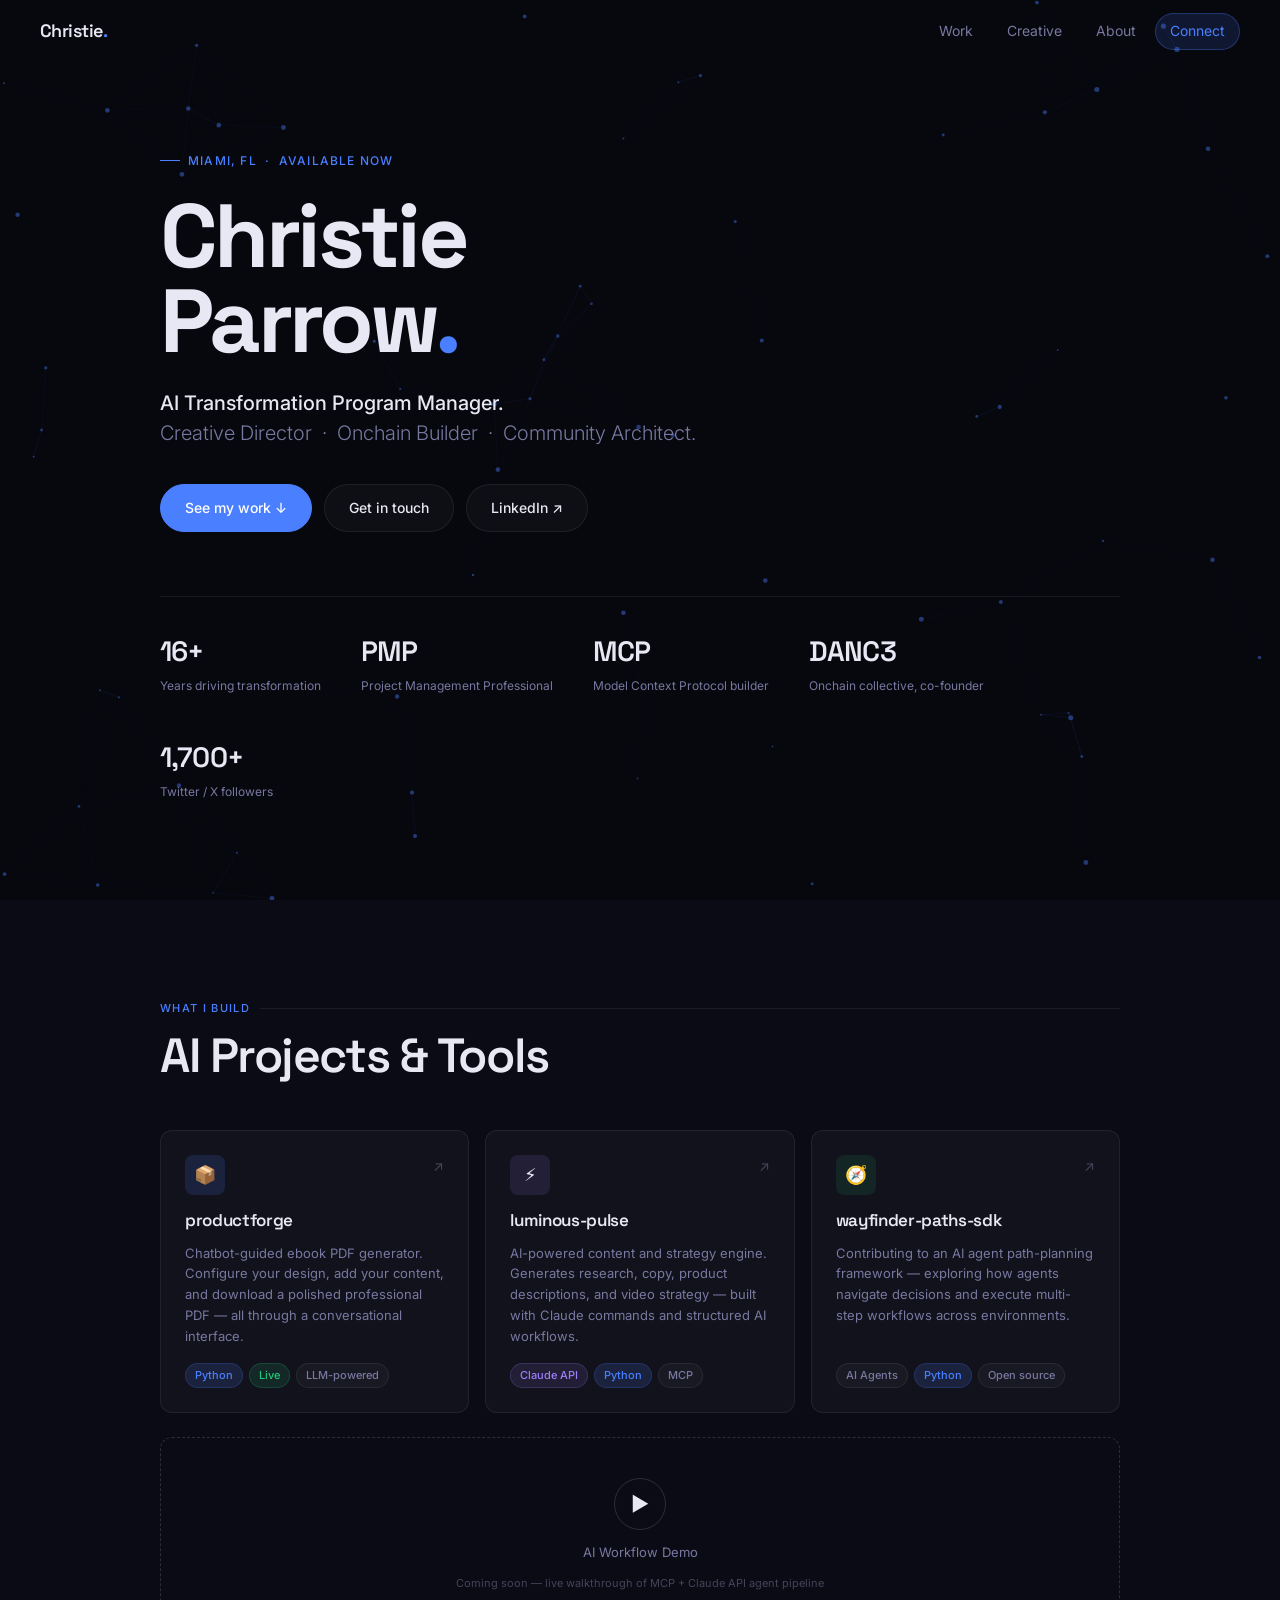
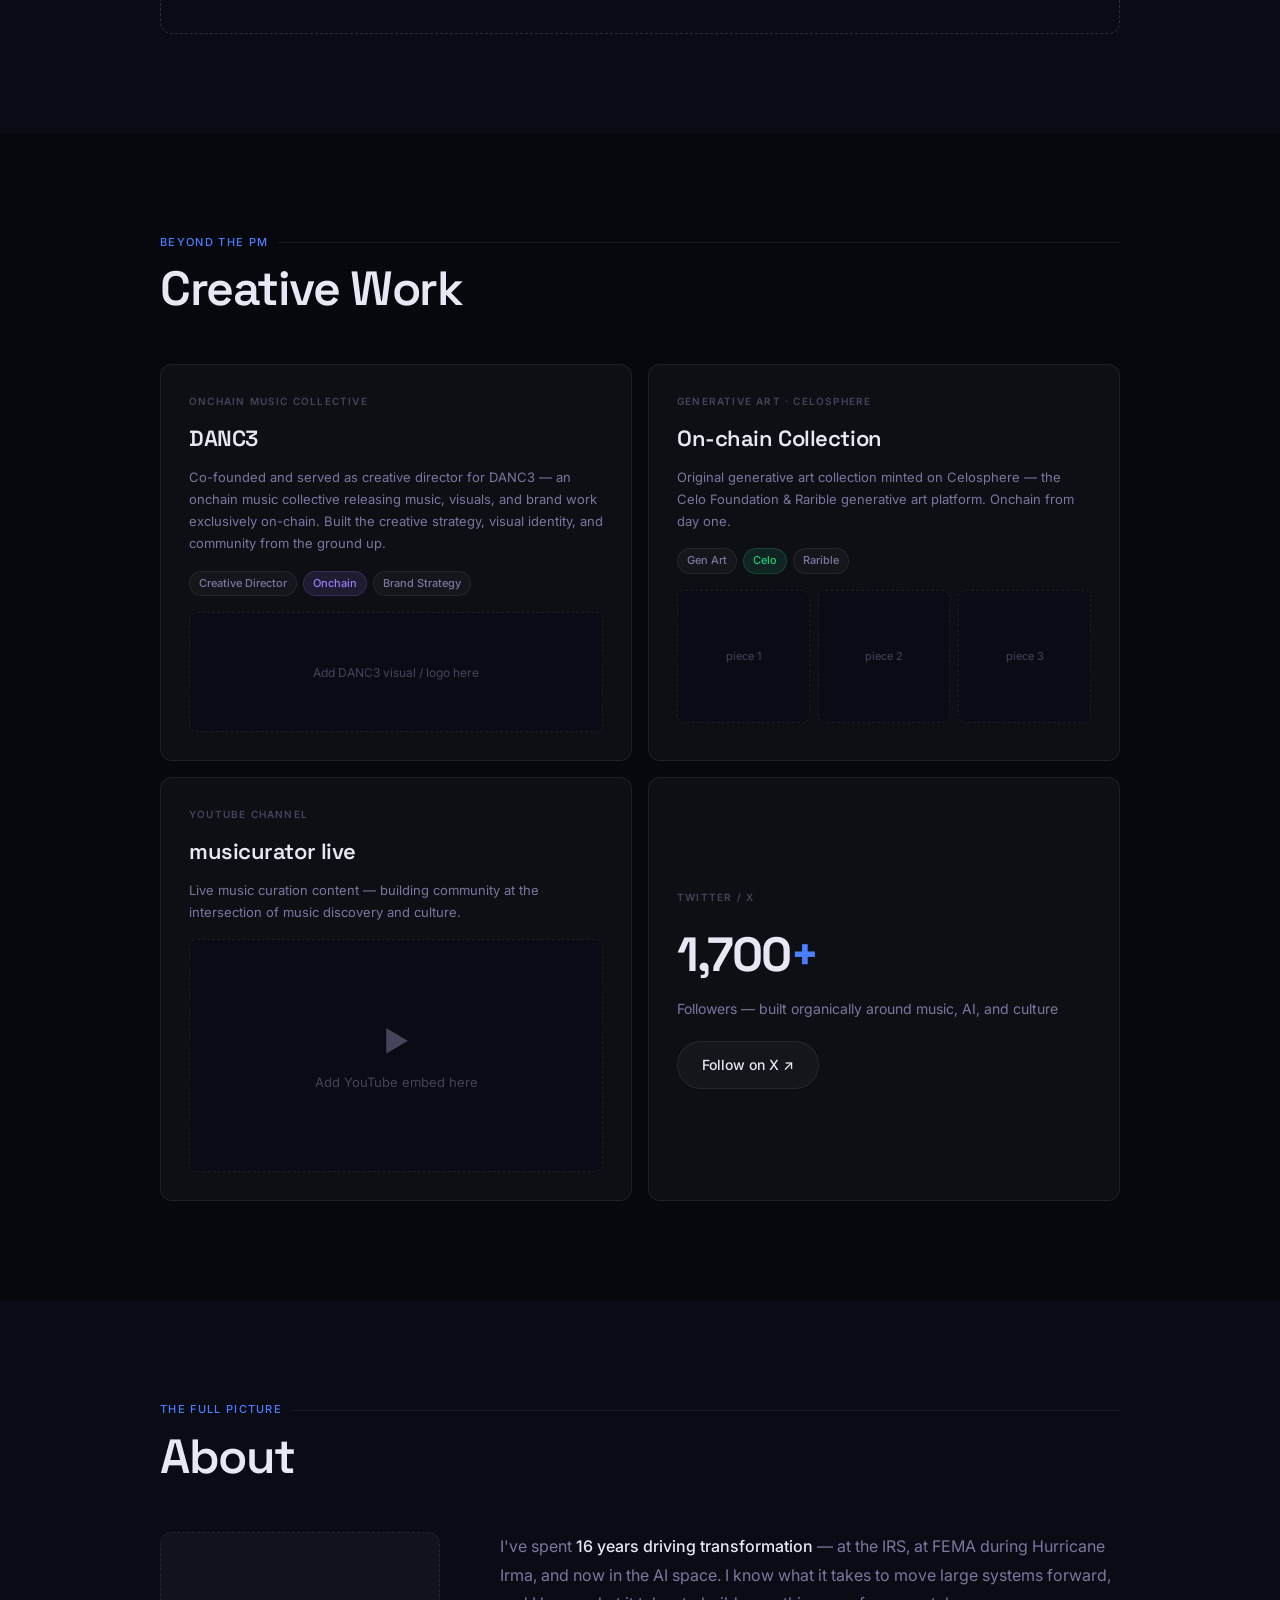
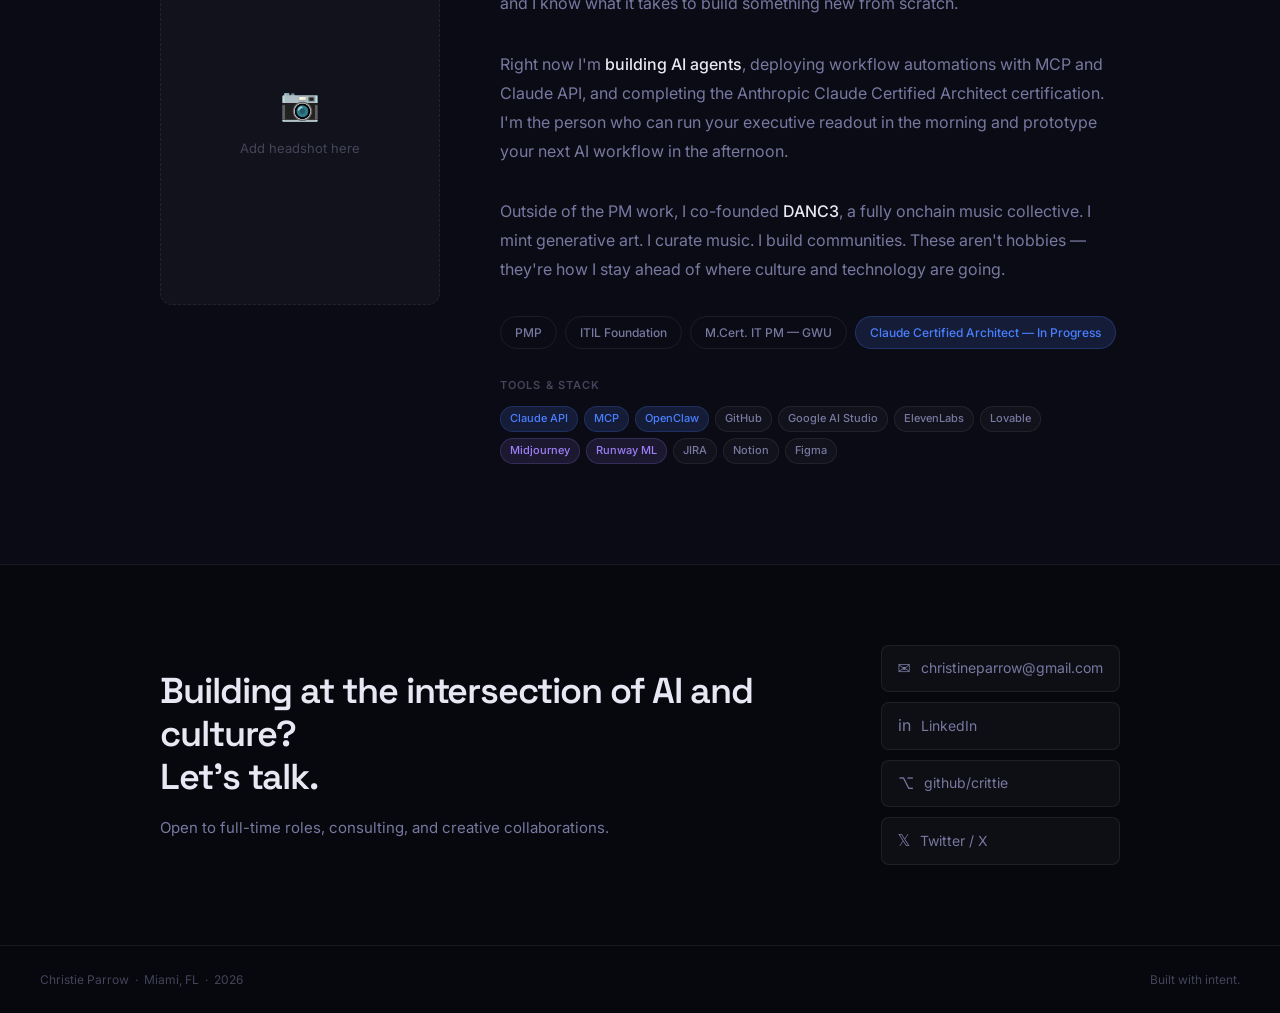
<file: uploads/index.html>
<!DOCTYPE html>
<html lang="en">
<head>
  <meta charset="UTF-8">
  <meta name="viewport" content="width=device-width, initial-scale=1.0">
  <title>Christie Parrow — AI Transformation PM & Creative Director</title>
  <meta name="description" content="AI Transformation Program Manager, Creative Director, and Onchain Builder based in Miami, FL.">
  <link rel="preconnect" href="https://fonts.googleapis.com">
  <link rel="preconnect" href="https://fonts.gstatic.com" crossorigin>
  <link href="https://fonts.googleapis.com/css2?family=Space+Grotesk:wght@300;400;500;600;700&family=Inter:ital,wght@0,300;0,400;0,500;1,300&display=swap" rel="stylesheet">
  <style>
    *, *::before, *::after { box-sizing: border-box; margin: 0; padding: 0; }

    :root {
      --bg: #07070e;
      --bg-section: #0b0b15;
      --bg-card: rgba(255,255,255,0.03);
      --bg-card-hover: rgba(255,255,255,0.055);
      --border: rgba(255,255,255,0.07);
      --border-hover: rgba(255,255,255,0.14);
      --text: #e8e8f4;
      --text-muted: #7878a0;
      --text-faint: #44445a;
      --accent: #4a7fff;
      --accent-dim: rgba(74,127,255,0.15);
      --accent-2: #9d7ef7;
      --accent-2-dim: rgba(157,126,247,0.12);
      --green: #22c97a;
      --green-dim: rgba(34,201,122,0.12);
      --font-display: 'Space Grotesk', system-ui, sans-serif;
      --font-body: 'Inter', system-ui, sans-serif;
      --nav-h: 64px;
      --radius: 12px;
      --radius-sm: 8px;
    }

    html { scroll-behavior: smooth; }

    body {
      background: var(--bg);
      color: var(--text);
      font-family: var(--font-body);
      font-size: 16px;
      line-height: 1.6;
      -webkit-font-smoothing: antialiased;
    }

    a { color: inherit; text-decoration: none; }

    /* ── NAV ── */
    nav {
      position: fixed;
      top: 0; left: 0; right: 0;
      height: var(--nav-h);
      z-index: 100;
      display: flex;
      align-items: center;
      justify-content: space-between;
      padding: 0 40px;
      border-bottom: 1px solid transparent;
      transition: background 0.3s, border-color 0.3s;
    }
    nav.scrolled {
      background: rgba(7,7,14,0.85);
      backdrop-filter: blur(16px);
      -webkit-backdrop-filter: blur(16px);
      border-color: var(--border);
    }
    .nav-logo {
      font-family: var(--font-display);
      font-weight: 600;
      font-size: 18px;
      letter-spacing: -0.03em;
      color: var(--text);
    }
    .nav-logo span { color: var(--accent); }
    .nav-links { display: flex; align-items: center; gap: 4px; }
    .nav-links a {
      font-size: 14px;
      font-weight: 400;
      color: var(--text-muted);
      padding: 6px 14px;
      border-radius: 100px;
      border: 1px solid transparent;
      transition: color 0.2s, border-color 0.2s, background 0.2s;
    }
    .nav-links a:hover { color: var(--text); border-color: var(--border); }
    .nav-links a.cta {
      color: var(--accent);
      border-color: rgba(74,127,255,0.3);
      background: var(--accent-dim);
    }
    .nav-links a.cta:hover { background: rgba(74,127,255,0.22); }

    /* ── HERO ── */
    #hero {
      position: relative;
      min-height: 100vh;
      display: flex;
      flex-direction: column;
      justify-content: center;
      padding: calc(var(--nav-h) + 60px) 40px 80px;
      overflow: hidden;
    }
    #particle-canvas {
      position: absolute;
      inset: 0;
      z-index: 0;
      opacity: 0.6;
    }
    .hero-content { position: relative; z-index: 1; max-width: 960px; margin: 0 auto; width: 100%; }
    .hero-eyebrow {
      display: inline-flex;
      align-items: center;
      gap: 8px;
      font-size: 12px;
      font-weight: 500;
      letter-spacing: 0.1em;
      text-transform: uppercase;
      color: var(--accent);
      margin-bottom: 24px;
    }
    .hero-eyebrow::before {
      content: '';
      width: 20px; height: 1px;
      background: var(--accent);
    }
    .hero-name {
      font-family: var(--font-display);
      font-size: clamp(52px, 7vw, 96px);
      font-weight: 700;
      letter-spacing: -0.04em;
      line-height: 0.95;
      margin-bottom: 24px;
      color: var(--text);
    }
    .hero-name .accent { color: var(--accent); }
    .hero-taglines { margin-bottom: 36px; }
    .hero-taglines p {
      font-size: clamp(16px, 2vw, 20px);
      font-weight: 300;
      color: var(--text-muted);
      line-height: 1.5;
    }
    .hero-taglines p strong { color: var(--text); font-weight: 500; }
    .hero-actions { display: flex; align-items: center; gap: 12px; margin-bottom: 64px; flex-wrap: wrap; }
    .btn {
      display: inline-flex;
      align-items: center;
      gap: 8px;
      padding: 12px 24px;
      border-radius: 100px;
      font-size: 14px;
      font-weight: 500;
      border: 1px solid var(--border);
      background: var(--bg-card);
      color: var(--text);
      cursor: pointer;
      transition: all 0.2s;
    }
    .btn:hover { border-color: var(--border-hover); background: var(--bg-card-hover); }
    .btn.primary { background: var(--accent); border-color: var(--accent); color: #fff; }
    .btn.primary:hover { background: #3d6ee8; border-color: #3d6ee8; }
    .hero-stats {
      display: flex;
      gap: 40px;
      flex-wrap: wrap;
      padding-top: 32px;
      border-top: 1px solid var(--border);
    }
    .stat-item {}
    .stat-num {
      font-family: var(--font-display);
      font-size: 28px;
      font-weight: 600;
      letter-spacing: -0.03em;
      color: var(--text);
    }
    .stat-label { font-size: 12px; color: var(--text-muted); margin-top: 2px; }

    /* ── SECTIONS ── */
    section { padding: 100px 40px; }
    .section-inner { max-width: 960px; margin: 0 auto; }
    .section-label {
      font-size: 11px;
      font-weight: 500;
      letter-spacing: 0.12em;
      text-transform: uppercase;
      color: var(--accent);
      margin-bottom: 12px;
      display: flex;
      align-items: center;
      gap: 10px;
    }
    .section-label::after { content: ''; flex: 1; height: 1px; background: var(--border); }
    .section-title {
      font-family: var(--font-display);
      font-size: clamp(32px, 4vw, 48px);
      font-weight: 600;
      letter-spacing: -0.03em;
      line-height: 1.1;
      margin-bottom: 48px;
      color: var(--text);
    }

    /* ── AI WORK ── */
    #work { background: var(--bg-section); }
    .projects-grid {
      display: grid;
      grid-template-columns: repeat(auto-fill, minmax(280px, 1fr));
      gap: 16px;
      margin-bottom: 24px;
    }
    .project-card {
      background: var(--bg-card);
      border: 1px solid var(--border);
      border-radius: var(--radius);
      padding: 24px;
      transition: border-color 0.2s, background 0.2s, transform 0.2s;
      display: flex;
      flex-direction: column;
    }
    .project-card:hover {
      border-color: var(--border-hover);
      background: var(--bg-card-hover);
      transform: translateY(-2px);
    }
    .project-card.placeholder-card { opacity: 0.5; border-style: dashed; }
    .project-top {
      display: flex;
      align-items: flex-start;
      justify-content: space-between;
      margin-bottom: 12px;
    }
    .project-icon {
      width: 40px; height: 40px;
      border-radius: var(--radius-sm);
      background: var(--accent-dim);
      display: flex;
      align-items: center;
      justify-content: center;
      font-size: 18px;
    }
    .project-link-icon {
      color: var(--text-faint);
      font-size: 14px;
      transition: color 0.2s;
    }
    .project-card:hover .project-link-icon { color: var(--text-muted); }
    .project-name {
      font-family: var(--font-display);
      font-size: 17px;
      font-weight: 600;
      letter-spacing: -0.02em;
      color: var(--text);
      margin-bottom: 8px;
    }
    .project-desc {
      font-size: 13px;
      color: var(--text-muted);
      line-height: 1.6;
      flex: 1;
      margin-bottom: 16px;
    }
    .tag-row { display: flex; flex-wrap: wrap; gap: 6px; }
    .tag {
      font-size: 11px;
      font-weight: 500;
      padding: 3px 9px;
      border-radius: 100px;
      background: var(--bg-card);
      border: 1px solid var(--border);
      color: var(--text-muted);
    }
    .tag.blue { background: var(--accent-dim); border-color: rgba(74,127,255,0.2); color: var(--accent); }
    .tag.green { background: var(--green-dim); border-color: rgba(34,201,122,0.2); color: var(--green); }
    .tag.purple { background: var(--accent-2-dim); border-color: rgba(157,126,247,0.2); color: var(--accent-2); }

    /* Demo video placeholder */
    .demo-placeholder {
      border: 1px dashed var(--border-hover);
      border-radius: var(--radius);
      padding: 40px 24px;
      display: flex;
      flex-direction: column;
      align-items: center;
      justify-content: center;
      gap: 12px;
      text-align: center;
      opacity: 0.6;
    }
    .demo-placeholder .play-icon {
      width: 52px; height: 52px;
      border-radius: 50%;
      border: 1px solid var(--border-hover);
      display: flex;
      align-items: center;
      justify-content: center;
      font-size: 20px;
    }
    .demo-placeholder p { font-size: 13px; color: var(--text-muted); }
    .demo-placeholder span { font-size: 11px; color: var(--text-faint); }

    /* ── CREATIVE ── */
    #creative { background: var(--bg); }
    .creative-grid {
      display: grid;
      grid-template-columns: 1fr 1fr;
      gap: 16px;
    }
    .creative-card {
      background: var(--bg-card);
      border: 1px solid var(--border);
      border-radius: var(--radius);
      padding: 28px;
      transition: border-color 0.2s;
    }
    .creative-card:hover { border-color: var(--border-hover); }
    .creative-card.full-width { grid-column: 1 / -1; }
    .creative-card-label {
      font-size: 10px;
      font-weight: 600;
      letter-spacing: 0.12em;
      text-transform: uppercase;
      color: var(--text-faint);
      margin-bottom: 12px;
    }
    .creative-card-title {
      font-family: var(--font-display);
      font-size: 22px;
      font-weight: 600;
      letter-spacing: -0.02em;
      color: var(--text);
      margin-bottom: 10px;
    }
    .creative-card-desc {
      font-size: 13px;
      color: var(--text-muted);
      line-height: 1.7;
      margin-bottom: 16px;
    }
    .art-grid {
      display: grid;
      grid-template-columns: repeat(3, 1fr);
      gap: 8px;
      margin-top: 16px;
    }
    .art-piece {
      aspect-ratio: 1;
      border-radius: var(--radius-sm);
      background: var(--bg-section);
      border: 1px dashed var(--border);
      display: flex;
      align-items: center;
      justify-content: center;
      font-size: 11px;
      color: var(--text-faint);
      overflow: hidden;
    }
    .art-piece img { width: 100%; height: 100%; object-fit: cover; }
    .yt-embed {
      width: 100%;
      aspect-ratio: 16/9;
      border-radius: var(--radius-sm);
      background: var(--bg-section);
      border: 1px dashed var(--border);
      display: flex;
      align-items: center;
      justify-content: center;
      flex-direction: column;
      gap: 8px;
      margin-top: 16px;
      font-size: 13px;
      color: var(--text-faint);
    }
    .stat-big {
      font-family: var(--font-display);
      font-size: 48px;
      font-weight: 700;
      letter-spacing: -0.04em;
      color: var(--text);
    }
    .stat-big-sub { font-size: 14px; color: var(--text-muted); margin-top: 4px; }

    /* ── ABOUT ── */
    #about { background: var(--bg-section); }
    .about-grid { display: grid; grid-template-columns: 280px 1fr; gap: 60px; align-items: start; }
    .about-photo {
      width: 100%;
      aspect-ratio: 3/4;
      border-radius: var(--radius);
      background: var(--bg-card);
      border: 1px dashed var(--border);
      display: flex;
      align-items: center;
      justify-content: center;
      flex-direction: column;
      gap: 8px;
      color: var(--text-faint);
      font-size: 13px;
      overflow: hidden;
    }
    .about-photo img { width: 100%; height: 100%; object-fit: cover; }
    .about-bio {
      font-size: 16px;
      line-height: 1.8;
      color: var(--text-muted);
      margin-bottom: 32px;
    }
    .about-bio strong { color: var(--text); font-weight: 500; }
    .cert-bar {
      display: flex;
      flex-wrap: wrap;
      gap: 8px;
      margin-bottom: 28px;
    }
    .cert {
      font-size: 12px;
      font-weight: 500;
      padding: 6px 14px;
      border-radius: 100px;
      border: 1px solid var(--border);
      color: var(--text-muted);
    }
    .cert.active { background: var(--accent-dim); border-color: rgba(74,127,255,0.25); color: var(--accent); }
    .tools-section-title {
      font-size: 11px;
      font-weight: 600;
      letter-spacing: 0.1em;
      text-transform: uppercase;
      color: var(--text-faint);
      margin-bottom: 12px;
    }
    .tools-row { display: flex; flex-wrap: wrap; gap: 6px; }

    /* ── CONNECT ── */
    #connect { background: var(--bg); border-top: 1px solid var(--border); }
    .connect-inner {
      max-width: 960px;
      margin: 0 auto;
      display: grid;
      grid-template-columns: 1fr auto;
      gap: 40px;
      align-items: center;
    }
    .connect-headline {
      font-family: var(--font-display);
      font-size: clamp(24px, 3vw, 36px);
      font-weight: 600;
      letter-spacing: -0.03em;
      line-height: 1.2;
      color: var(--text);
      margin-bottom: 16px;
    }
    .connect-sub { font-size: 15px; color: var(--text-muted); }
    .connect-links { display: flex; flex-direction: column; gap: 10px; }
    .connect-link {
      display: flex;
      align-items: center;
      gap: 10px;
      font-size: 14px;
      color: var(--text-muted);
      padding: 10px 16px;
      border-radius: var(--radius-sm);
      border: 1px solid var(--border);
      background: var(--bg-card);
      white-space: nowrap;
      transition: color 0.2s, border-color 0.2s, background 0.2s;
    }
    .connect-link:hover { color: var(--text); border-color: var(--border-hover); background: var(--bg-card-hover); }
    .connect-link-icon { font-size: 16px; }

    /* ── FOOTER ── */
    footer {
      padding: 24px 40px;
      border-top: 1px solid var(--border);
      display: flex;
      align-items: center;
      justify-content: space-between;
    }
    footer p { font-size: 12px; color: var(--text-faint); }

    /* ── SCROLL ANIMATIONS ── */
    .fade-up {
      opacity: 0;
      transform: translateY(24px);
      transition: opacity 0.6s ease, transform 0.6s ease;
    }
    .fade-up.visible { opacity: 1; transform: translateY(0); }
    .fade-up:nth-child(2) { transition-delay: 0.08s; }
    .fade-up:nth-child(3) { transition-delay: 0.16s; }
    .fade-up:nth-child(4) { transition-delay: 0.24s; }

    /* ── RESPONSIVE ── */
    @media (max-width: 768px) {
      nav { padding: 0 20px; }
      #hero, section { padding-left: 20px; padding-right: 20px; }
      .hero-stats { gap: 24px; }
      .creative-grid { grid-template-columns: 1fr; }
      .about-grid { grid-template-columns: 1fr; }
      .about-photo { aspect-ratio: 1; max-width: 200px; }
      .connect-inner { grid-template-columns: 1fr; }
      .nav-links a:not(.cta) { display: none; }
      footer { flex-direction: column; gap: 8px; text-align: center; }
    }
  </style>
</head>
<body>

  <!-- NAV -->
  <nav id="nav">
    <a href="#hero" class="nav-logo">Christie<span>.</span></a>
    <div class="nav-links">
      <a href="#work">Work</a>
      <a href="#creative">Creative</a>
      <a href="#about">About</a>
      <a href="#connect" class="cta">Connect</a>
    </div>
  </nav>

  <!-- HERO -->
  <section id="hero">
    <canvas id="particle-canvas"></canvas>
    <div class="hero-content">
      <div class="hero-eyebrow">Miami, FL &nbsp;·&nbsp; Available now</div>
      <h1 class="hero-name">Christie<br>Parrow<span class="accent">.</span></h1>
      <div class="hero-taglines">
        <p><strong>AI Transformation Program Manager.</strong></p>
        <p>Creative Director &nbsp;·&nbsp; Onchain Builder &nbsp;·&nbsp; Community Architect.</p>
      </div>
      <div class="hero-actions">
        <a href="#work" class="btn primary">See my work ↓</a>
        <a href="#connect" class="btn">Get in touch</a>
        <a href="https://www.linkedin.com/in/christine-parrow-pmp/" target="_blank" class="btn">LinkedIn ↗</a>
      </div>
      <div class="hero-stats">
        <div class="stat-item">
          <div class="stat-num">16+</div>
          <div class="stat-label">Years driving transformation</div>
        </div>
        <div class="stat-item">
          <div class="stat-num">PMP</div>
          <div class="stat-label">Project Management Professional</div>
        </div>
        <div class="stat-item">
          <div class="stat-num">MCP</div>
          <div class="stat-label">Model Context Protocol builder</div>
        </div>
        <div class="stat-item">
          <div class="stat-num">DANC3</div>
          <div class="stat-label">Onchain collective, co-founder</div>
        </div>
        <div class="stat-item">
          <div class="stat-num">1,700+</div>
          <div class="stat-label">Twitter / X followers</div>
        </div>
      </div>
    </div>
  </section>

  <!-- AI WORK -->
  <section id="work">
    <div class="section-inner">
      <div class="section-label">What I build</div>
      <h2 class="section-title">AI Projects &amp; Tools</h2>

      <div class="projects-grid">

        <!-- productforge -->
        <a href="https://github.com/crittie/productforge" target="_blank" class="project-card fade-up">
          <div class="project-top">
            <div class="project-icon">📦</div>
            <span class="project-link-icon">↗</span>
          </div>
          <div class="project-name">productforge</div>
          <div class="project-desc">Chatbot-guided ebook PDF generator. Configure your design, add your content, and download a polished professional PDF — all through a conversational interface.</div>
          <div class="tag-row">
            <span class="tag blue">Python</span>
            <span class="tag green">Live</span>
            <span class="tag">LLM-powered</span>
          </div>
        </a>

        <!-- luminous-pulse -->
        <a href="https://github.com/crittie/luminous-pulse" target="_blank" class="project-card fade-up">
          <div class="project-top">
            <div class="project-icon" style="background: var(--accent-2-dim);">⚡</div>
            <span class="project-link-icon">↗</span>
          </div>
          <div class="project-name">luminous-pulse</div>
          <div class="project-desc">AI-powered content and strategy engine. Generates research, copy, product descriptions, and video strategy — built with Claude commands and structured AI workflows.</div>
          <div class="tag-row">
            <span class="tag purple">Claude API</span>
            <span class="tag blue">Python</span>
            <span class="tag">MCP</span>
          </div>
        </a>

        <!-- wayfinder-paths-sdk -->
        <a href="https://github.com/crittie/wayfinder-paths-sdk" target="_blank" class="project-card fade-up">
          <div class="project-top">
            <div class="project-icon" style="background: rgba(34,201,122,0.1);">🧭</div>
            <span class="project-link-icon">↗</span>
          </div>
          <div class="project-name">wayfinder-paths-sdk</div>
          <div class="project-desc">Contributing to an AI agent path-planning framework — exploring how agents navigate decisions and execute multi-step workflows across environments.</div>
          <div class="tag-row">
            <span class="tag">AI Agents</span>
            <span class="tag blue">Python</span>
            <span class="tag">Open source</span>
          </div>
        </a>

      </div>

      <!-- Demo video placeholder -->
      <div class="demo-placeholder fade-up">
        <div class="play-icon">▶</div>
        <p>AI Workflow Demo</p>
        <span>Coming soon — live walkthrough of MCP + Claude API agent pipeline</span>
      </div>
    </div>
  </section>

  <!-- CREATIVE -->
  <section id="creative">
    <div class="section-inner">
      <div class="section-label">Beyond the PM</div>
      <h2 class="section-title">Creative Work</h2>

      <div class="creative-grid">

        <!-- DANC3 -->
        <div class="creative-card fade-up">
          <div class="creative-card-label">Onchain music collective</div>
          <div class="creative-card-title">DANC3</div>
          <div class="creative-card-desc">Co-founded and served as creative director for DANC3 — an onchain music collective releasing music, visuals, and brand work exclusively on-chain. Built the creative strategy, visual identity, and community from the ground up.</div>
          <div class="tag-row">
            <span class="tag">Creative Director</span>
            <span class="tag purple">Onchain</span>
            <span class="tag">Brand Strategy</span>
          </div>
          <!-- REPLACE: swap this div for an <img> tag once you have a DANC3 visual -->
          <div style="margin-top:16px; height:120px; border-radius:var(--radius-sm); background:var(--bg-section); border:1px dashed var(--border); display:flex; align-items:center; justify-content:center; color:var(--text-faint); font-size:12px;">
            Add DANC3 visual / logo here
          </div>
        </div>

        <!-- Gen Art -->
        <div class="creative-card fade-up">
          <div class="creative-card-label">Generative art · Celosphere</div>
          <div class="creative-card-title">On-chain Collection</div>
          <div class="creative-card-desc">Original generative art collection minted on Celosphere — the Celo Foundation &amp; Rarible generative art platform. Onchain from day one.</div>
          <div class="tag-row">
            <span class="tag">Gen Art</span>
            <span class="tag green">Celo</span>
            <span class="tag">Rarible</span>
          </div>
          <!-- REPLACE: swap placeholder divs for <img> tags with your actual gen art -->
          <div class="art-grid">
            <div class="art-piece">piece 1</div>
            <div class="art-piece">piece 2</div>
            <div class="art-piece">piece 3</div>
          </div>
        </div>

        <!-- YouTube -->
        <div class="creative-card fade-up">
          <div class="creative-card-label">YouTube channel</div>
          <div class="creative-card-title">musicurator live</div>
          <div class="creative-card-desc">Live music curation content — building community at the intersection of music discovery and culture.</div>
          <!-- REPLACE: swap the div below with an iframe embed from your YouTube channel -->
          <!-- Example: <iframe width="100%" style="aspect-ratio:16/9;border-radius:8px;" src="https://www.youtube.com/embed/YOUR_VIDEO_ID" frameborder="0" allowfullscreen></iframe> -->
          <div class="yt-embed">
            <span style="font-size:28px;">▶</span>
            <span>Add YouTube embed here</span>
          </div>
        </div>

        <!-- Twitter -->
        <div class="creative-card fade-up" style="display:flex; flex-direction:column; justify-content:center;">
          <div class="creative-card-label">Twitter / X</div>
          <div class="stat-big">1,700<span style="color:var(--accent);">+</span></div>
          <div class="stat-big-sub">Followers — built organically around music, AI, and culture</div>
          <div style="margin-top:20px;">
            <!-- REPLACE: update href with your actual Twitter/X URL -->
            <a href="https://twitter.com/crittie" target="_blank" class="btn" style="display:inline-flex;">Follow on X ↗</a>
          </div>
        </div>

      </div>
    </div>
  </section>

  <!-- ABOUT -->
  <section id="about">
    <div class="section-inner">
      <div class="section-label">The full picture</div>
      <h2 class="section-title">About</h2>
      <div class="about-grid">
        <div>
          <!-- REPLACE: swap this div for <img src="your-headshot.jpg" alt="Christie Parrow"> -->
          <div class="about-photo">
            <span style="font-size:32px;">📷</span>
            <span>Add headshot here</span>
          </div>
        </div>
        <div>
          <p class="about-bio">
            I've spent <strong>16 years driving transformation</strong> — at the IRS, at FEMA during Hurricane Irma, and now in the AI space. I know what it takes to move large systems forward, and I know what it takes to build something new from scratch.
          </p>
          <p class="about-bio">
            Right now I'm <strong>building AI agents</strong>, deploying workflow automations with MCP and Claude API, and completing the Anthropic Claude Certified Architect certification. I'm the person who can run your executive readout in the morning and prototype your next AI workflow in the afternoon.
          </p>
          <p class="about-bio">
            Outside of the PM work, I co-founded <strong>DANC3</strong>, a fully onchain music collective. I mint generative art. I curate music. I build communities. These aren't hobbies — they're how I stay ahead of where culture and technology are going.
          </p>
          <div class="cert-bar">
            <span class="cert">PMP</span>
            <span class="cert">ITIL Foundation</span>
            <span class="cert">M.Cert. IT PM — GWU</span>
            <span class="cert active">Claude Certified Architect — In Progress</span>
          </div>
          <div class="tools-section-title">Tools &amp; Stack</div>
          <div class="tools-row">
            <span class="tag blue">Claude API</span>
            <span class="tag blue">MCP</span>
            <span class="tag blue">OpenClaw</span>
            <span class="tag">GitHub</span>
            <span class="tag">Google AI Studio</span>
            <span class="tag">ElevenLabs</span>
            <span class="tag">Lovable</span>
            <span class="tag purple">Midjourney</span>
            <span class="tag purple">Runway ML</span>
            <span class="tag">JIRA</span>
            <span class="tag">Notion</span>
            <span class="tag">Figma</span>
          </div>
        </div>
      </div>
    </div>
  </section>

  <!-- CONNECT -->
  <section id="connect" style="padding: 80px 40px;">
    <div class="connect-inner">
      <div>
        <h2 class="connect-headline">Building at the intersection of AI and culture?<br>Let's talk.</h2>
        <p class="connect-sub">Open to full-time roles, consulting, and creative collaborations.</p>
      </div>
      <div class="connect-links">
        <a href="mailto:christineparrow@gmail.com" class="connect-link">
          <span class="connect-link-icon">✉</span>
          christineparrow@gmail.com
        </a>
        <a href="https://www.linkedin.com/in/christine-parrow-pmp/" target="_blank" class="connect-link">
          <span class="connect-link-icon">in</span>
          LinkedIn
        </a>
        <a href="https://github.com/crittie" target="_blank" class="connect-link">
          <span class="connect-link-icon">⌥</span>
          github/crittie
        </a>
        <!-- REPLACE: update with your actual Twitter/X handle -->
        <a href="https://twitter.com/crittie" target="_blank" class="connect-link">
          <span class="connect-link-icon">𝕏</span>
          Twitter / X
        </a>
      </div>
    </div>
  </section>

  <footer>
    <p>Christie Parrow &nbsp;·&nbsp; Miami, FL &nbsp;·&nbsp; 2026</p>
    <p>Built with intent.</p>
  </footer>

  <script>
    // ── NAV SCROLL ──
    const nav = document.getElementById('nav');
    window.addEventListener('scroll', () => {
      nav.classList.toggle('scrolled', window.scrollY > 20);
    });

    // ── PARTICLE CANVAS ──
    const canvas = document.getElementById('particle-canvas');
    const ctx = canvas.getContext('2d');
    let particles = [];
    const PARTICLE_COUNT = 70;
    const MAX_DIST = 130;

    function resize() {
      canvas.width = window.innerWidth;
      canvas.height = document.getElementById('hero').offsetHeight;
    }

    function createParticle() {
      return {
        x: Math.random() * canvas.width,
        y: Math.random() * canvas.height,
        vx: (Math.random() - 0.5) * 0.35,
        vy: (Math.random() - 0.5) * 0.35,
        r: Math.random() * 1.8 + 0.8
      };
    }

    function initParticles() {
      particles = Array.from({ length: PARTICLE_COUNT }, createParticle);
    }

    function drawParticles() {
      ctx.clearRect(0, 0, canvas.width, canvas.height);
      for (let i = 0; i < particles.length; i++) {
        const p = particles[i];
        p.x += p.vx;
        p.y += p.vy;
        if (p.x < 0 || p.x > canvas.width) p.vx *= -1;
        if (p.y < 0 || p.y > canvas.height) p.vy *= -1;

        ctx.beginPath();
        ctx.arc(p.x, p.y, p.r, 0, Math.PI * 2);
        ctx.fillStyle = 'rgba(74,127,255,0.7)';
        ctx.fill();

        for (let j = i + 1; j < particles.length; j++) {
          const q = particles[j];
          const dx = p.x - q.x, dy = p.y - q.y;
          const dist = Math.sqrt(dx * dx + dy * dy);
          if (dist < MAX_DIST) {
            const alpha = (1 - dist / MAX_DIST) * 0.25;
            ctx.beginPath();
            ctx.moveTo(p.x, p.y);
            ctx.lineTo(q.x, q.y);
            ctx.strokeStyle = `rgba(74,127,255,${alpha})`;
            ctx.lineWidth = 0.6;
            ctx.stroke();
          }
        }
      }
      requestAnimationFrame(drawParticles);
    }

    resize();
    initParticles();
    drawParticles();
    window.addEventListener('resize', () => { resize(); initParticles(); });

    // ── SCROLL FADE-IN ──
    const observer = new IntersectionObserver((entries) => {
      entries.forEach(e => {
        if (e.isIntersecting) {
          e.target.classList.add('visible');
          observer.unobserve(e.target);
        }
      });
    }, { threshold: 0.12 });

    document.querySelectorAll('.fade-up').forEach(el => observer.observe(el));
  </script>
</body>
</html>
</file>
